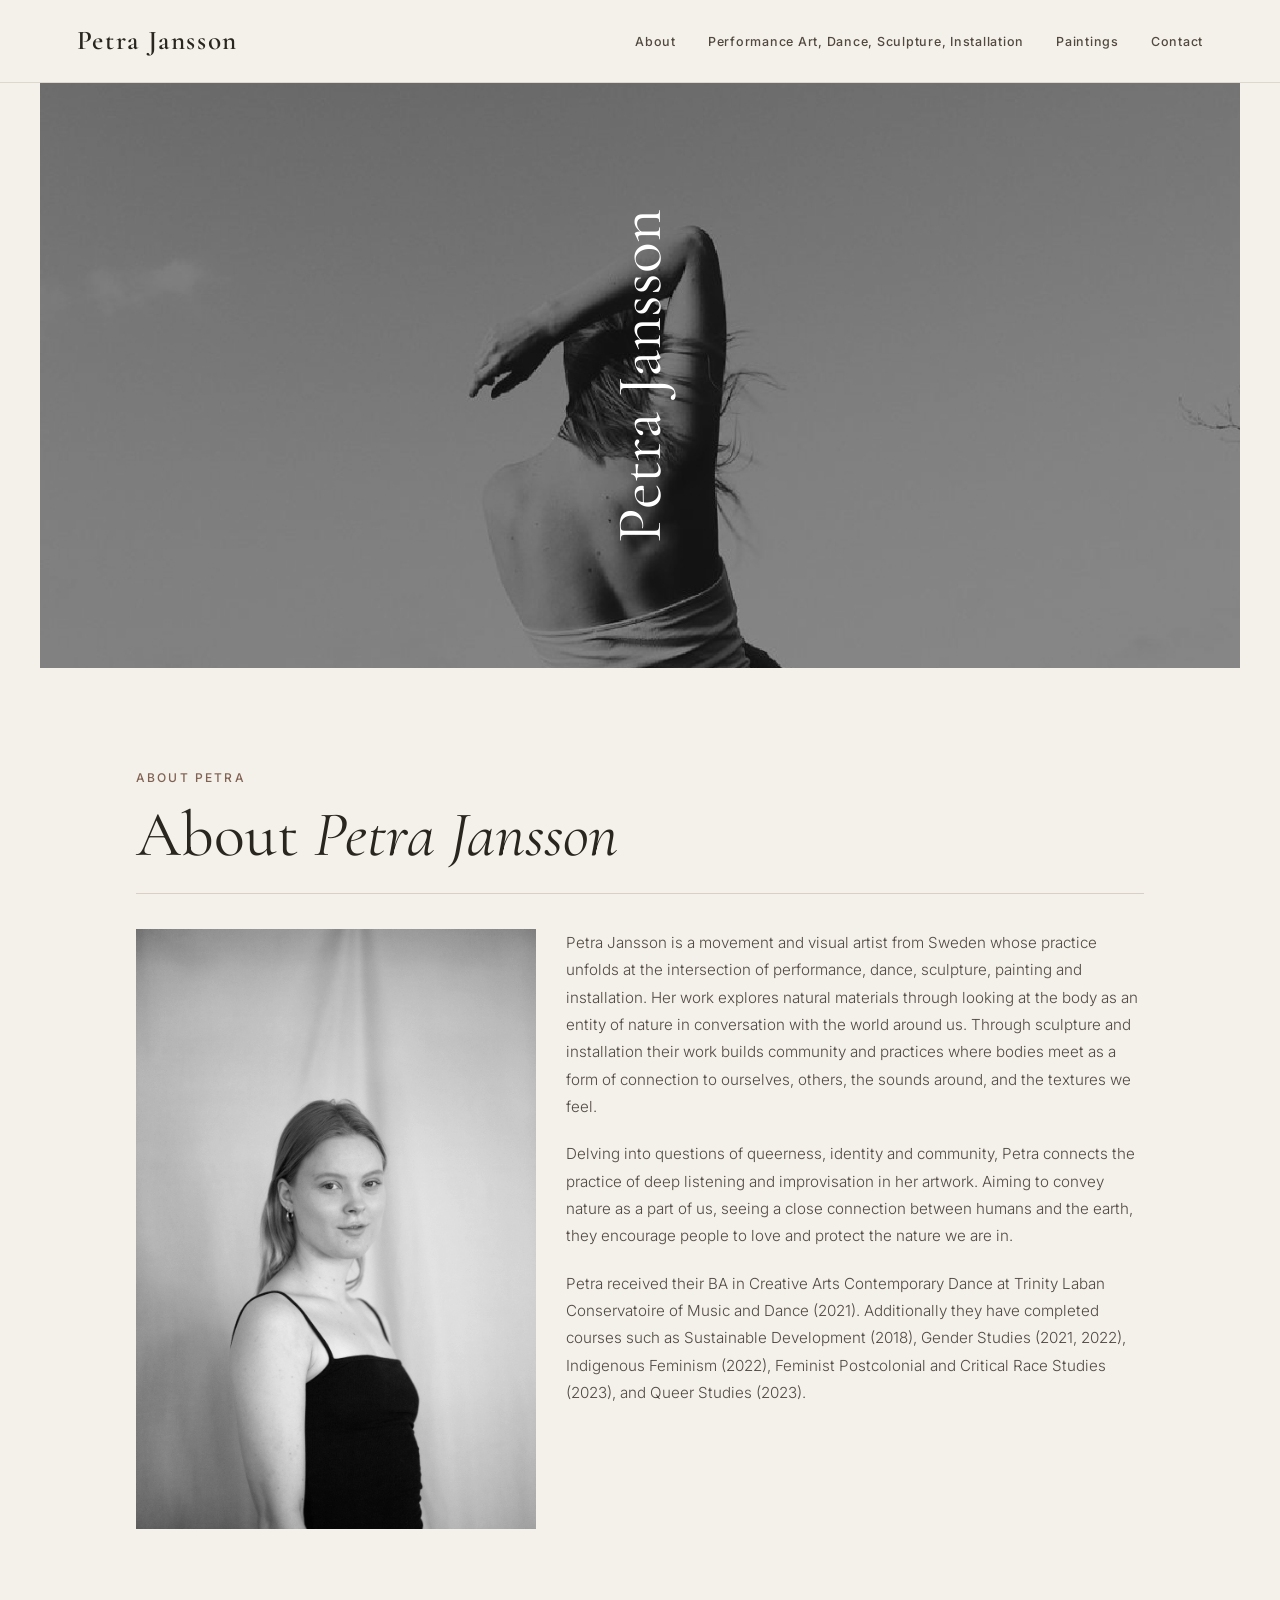
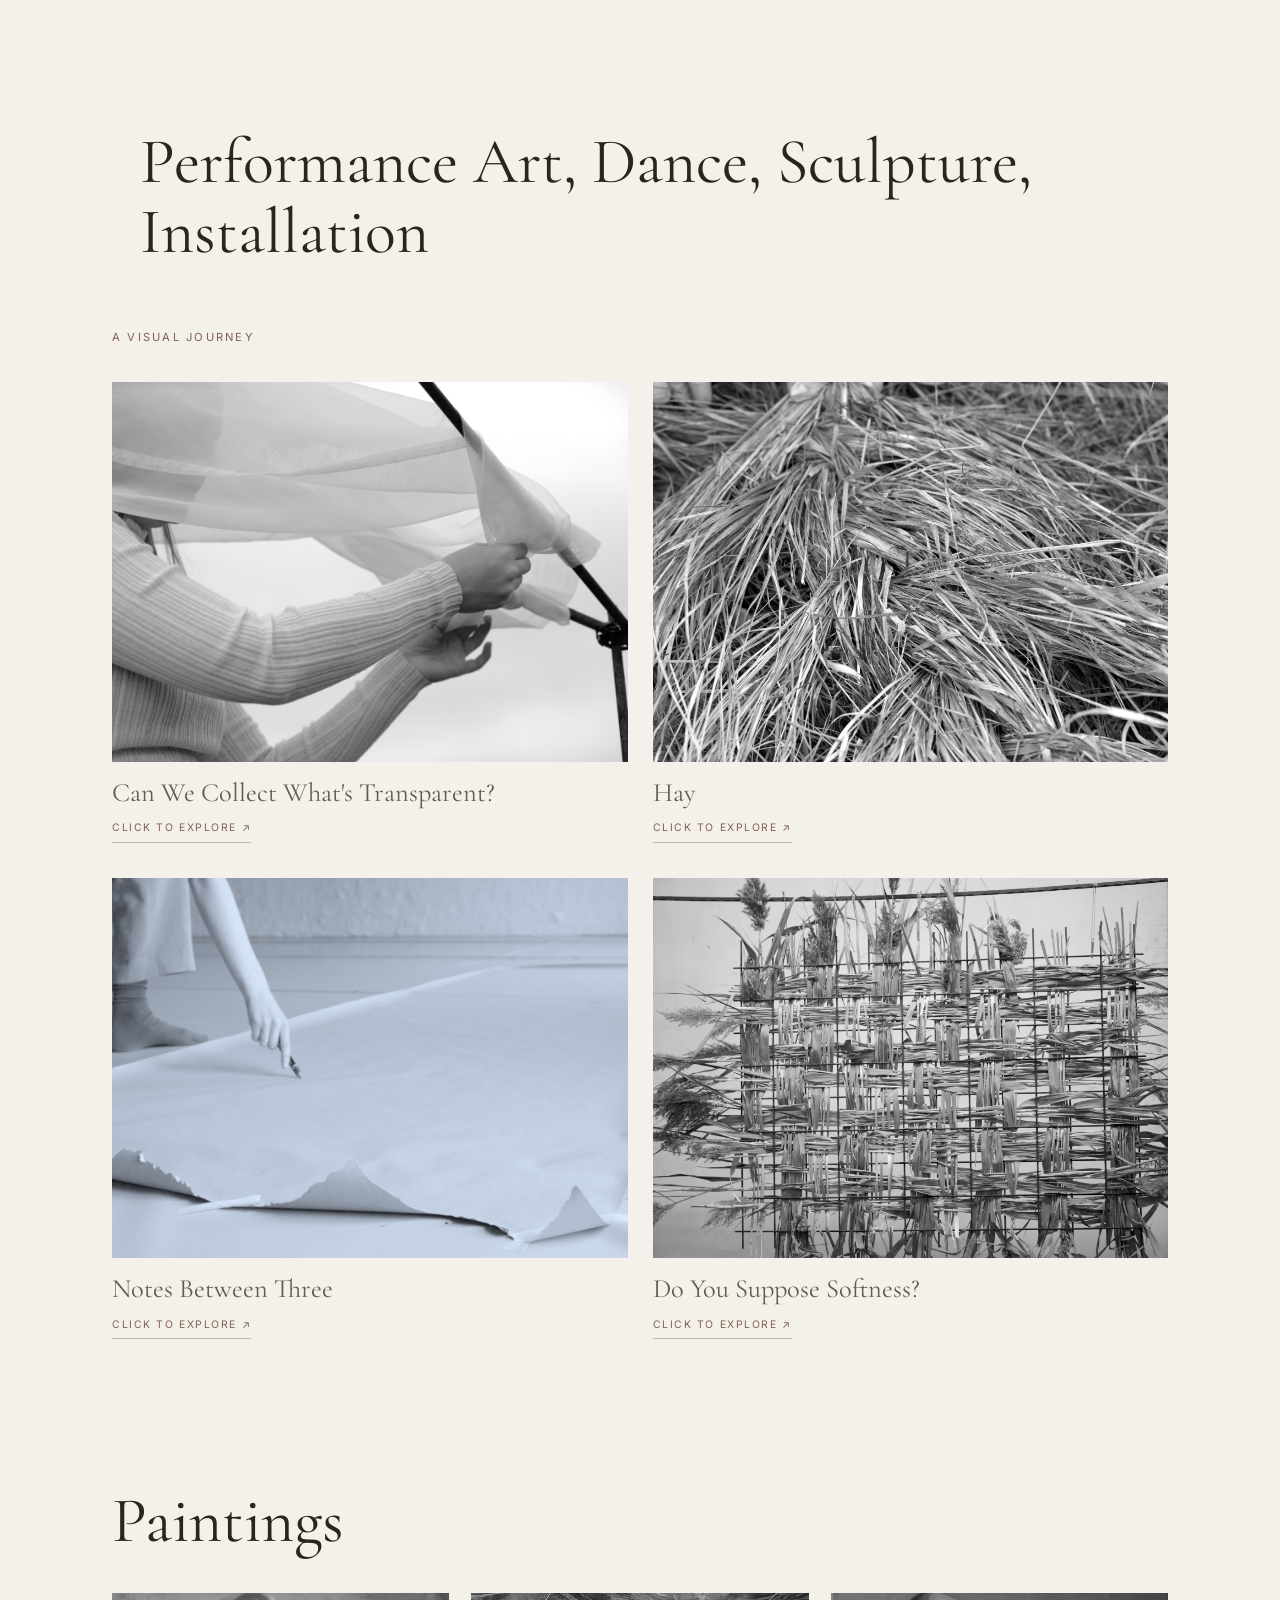
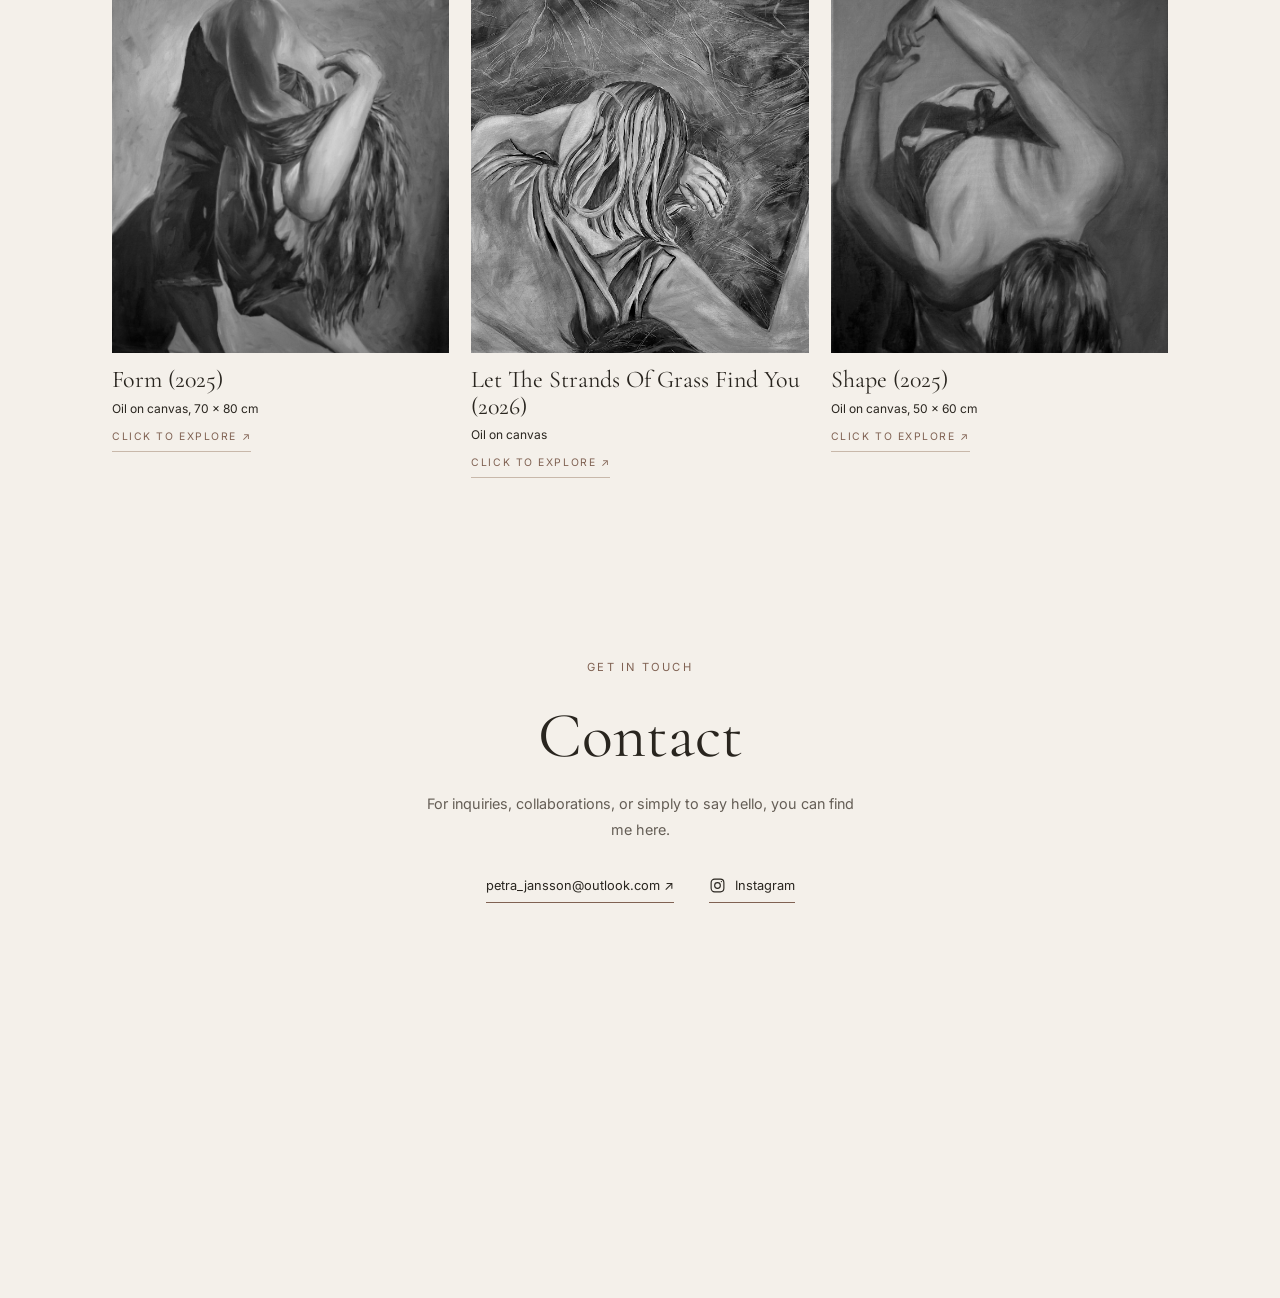
<file: index.html>
<!doctype html>
<html lang="en">
  <head>
    <meta charset="UTF-8" />
    <meta name="viewport" content="width=device-width, initial-scale=1.0" />

    <title>Petra Jansson</title>

    <link rel="preconnect" href="https://fonts.googleapis.com" />
    <link rel="preconnect" href="https://fonts.gstatic.com" crossorigin />
    <link
      href="https://fonts.googleapis.com/css2?family=Cormorant+Garamond:wght@400;500;600&family=Inter:wght@400;500;600&display=swap"
      rel="stylesheet"
    />

    <link rel="stylesheet" href="style.css" />
    <script src="script.js" defer></script>
  </head>

  <body>
    <header class="site-header">
      <a href="#home" class="logo">Petra Jansson</a>

      <button
        class="menu-toggle"
        aria-label="Open menu"
        aria-expanded="false"
        aria-controls="main-nav"
      >
        <span></span>
        <span></span>
        <span></span>
      </button>

      <nav class="main-nav" id="main-nav">
        <a href="#about-me">About</a>
        <a href="#performance"
          >Performance Art, Dance, Sculpture, Installation</a
        >
        <a href="#painting">Paintings</a>
        <a href="#contact">Contact</a>
      </nav>
    </header>

    <main>
      <!-- HERO -->
      <section id="home" class="hero">
        <div class="hero-image"></div>

        <div class="hero-content">
          <h1>Petra Jansson</h1>
        </div>
      </section>

      <!-- ABOUT ME -->
    

<section id="about-me" class="about-section">
  <div class="about-content">

    <p class="about-label">ABOUT PETRA</p>

    <h2>About <em>Petra Jansson</em></h2>

    <div class="about-divider"></div>

    <div class="about-biography">

      <img
        class="about-image"
        src="img/petra-profile-img.jpg"
        alt="Petra Jansson"
        loading="lazy"
      />

      <p>
        Petra Jansson is a movement and visual artist from Sweden whose
        practice unfolds at the intersection of performance, dance,
        sculpture, painting and installation. Her work explores natural
        materials through looking at the body as an entity of nature in
        conversation with the world around us. Through sculpture and
        installation their work builds community and practices where bodies
        meet as a form of connection to ourselves, others, the sounds
        around, and the textures we feel.
      </p>

      <p>
        Delving into questions of queerness, identity and community, Petra
        connects the practice of deep listening and improvisation in her
        artwork. Aiming to convey nature as a part of us, seeing a close
        connection between humans and the earth, they encourage people to
        love and protect the nature we are in.
      </p>

      <p>
        Petra received their BA in Creative Arts Contemporary Dance at
        Trinity Laban Conservatoire of Music and Dance (2021). Additionally
        they have completed courses such as Sustainable Development (2018),
        Gender Studies (2021, 2022), Indigenous Feminism (2022), Feminist
        Postcolonial and Critical Race Studies (2023), and Queer Studies (2023).
      </p>

    </div>
  </div>
</section>



      <!-- PERFORMANCE ART, DANCE, SCULPTURE & INSTALLATION -->
      <section id="performance">
        <h1>Performance Art, Dance, Sculpture, Installation</h1>

        <div class="gallery-heading">
          <p class="gallery-label">A VISUAL JOURNEY</p>

          <a href="soil.html" class="soil-preview">
            <img
              loading="lazy"
              src="img/soil-enlace.jpg"
              alt="Can We Collect What's Transparent? — Petra Jansson"
            />
            <p>Can We Collect What's Transparent?</p>
            <span class="preview-link">CLICK TO EXPLORE ↗</span>
          </a>

          <a href="hay.html" class="hay-preview">
            <img src="img/hay-enlace.jpg" alt="Hay — Petra Jansson" loading="lazy" />
            <p>Hay</p>
            <span class="preview-link">CLICK TO EXPLORE ↗</span>
          </a>

          <a href="notes.html" class="notes-preview">
            <img
              src="img/note-enlace.png"
              alt="Notes Between Three — Petra Jansson" loading="lazy"
            />
            <p>Notes Between Three</p>
            <span class="preview-link">CLICK TO EXPLORE ↗</span>
          </a>

          <a href="metal.html" class="softness-preview">
            <img
              src="img/metal-bn.jpg"
              alt="Do You Suppose Softness? — Petra Jansson" loading="lazy"
            />
            <p>Do You Suppose Softness?</p>
            <span class="preview-link">CLICK TO EXPLORE ↗</span>
          </a>
        </div>
      </section>

      <!-- PAINTINGS -->
     
<section class="paintings-section" id="painting">
  <div class="paintings-header">
    <h2>Paintings</h2>
  </div>

  <div class="paintings-grid">
    <a href="form.html" class="painting painting-1">
      <img src="img/form-bn.jpg" alt="Form"  loading="lazy" />
      <div class="painting-caption">
        <h3>Form (2025)</h3>
        <p>Oil on canvas, 70 × 80 cm</p>
        <span class="click-to-explore">Click to explore ↗</span>
      </div>
    </a>

    <a href="let.html" class="painting painting-2">
      <img src="img/let-bn.jpg" alt="Let The Strands Of Grass Find You" loading="lazy" />
      <div class="painting-caption">
        <h3>Let The Strands Of Grass Find You (2026)</h3>
        <p>Oil on canvas</p>
        <span class="click-to-explore">Click to explore ↗</span>
      </div>
    </a>

    <a href="shape.html" class="painting painting-3">
      <img src="img/shape-bn.jpg" alt="Shape" loading="lazy" />
      <div class="painting-caption">
        <h3>Shape (2025)</h3>
        <p>Oil on canvas, 50 × 60 cm</p>
        <span class="click-to-explore">Click to explore ↗</span>
      </div>
    </a>
  </div>
</section>


      <!-- CONTACT -->
      <section class="contact-section" id="contact">
        <p class="contact-label">GET IN TOUCH</p>

        <h2>Contact</h2>

        <p class="contact-intro">
          For inquiries, collaborations, or simply to say hello, you can find me
          here.
        </p>

        <div class="contact-links">
          <a href="mailto:petra_jansson@outlook.com">
            petra_jansson@outlook.com ↗
          </a>

          <a
            href="https://www.instagram.com/petrajansson/"
            target="_blank"
            rel="noopener noreferrer"
            class="instagram-link"
          >
            <svg viewBox="0 0 24 24" aria-hidden="true">
              <rect x="3" y="3" width="18" height="18" rx="5"></rect>
              <circle cx="12" cy="12" r="4"></circle>
              <circle cx="17.5" cy="6.5" r="1" class="instagram-dot"></circle>
            </svg>
            Instagram
          </a>
        </div>
      </section>
    </main>
  </body>
</html>
</file>
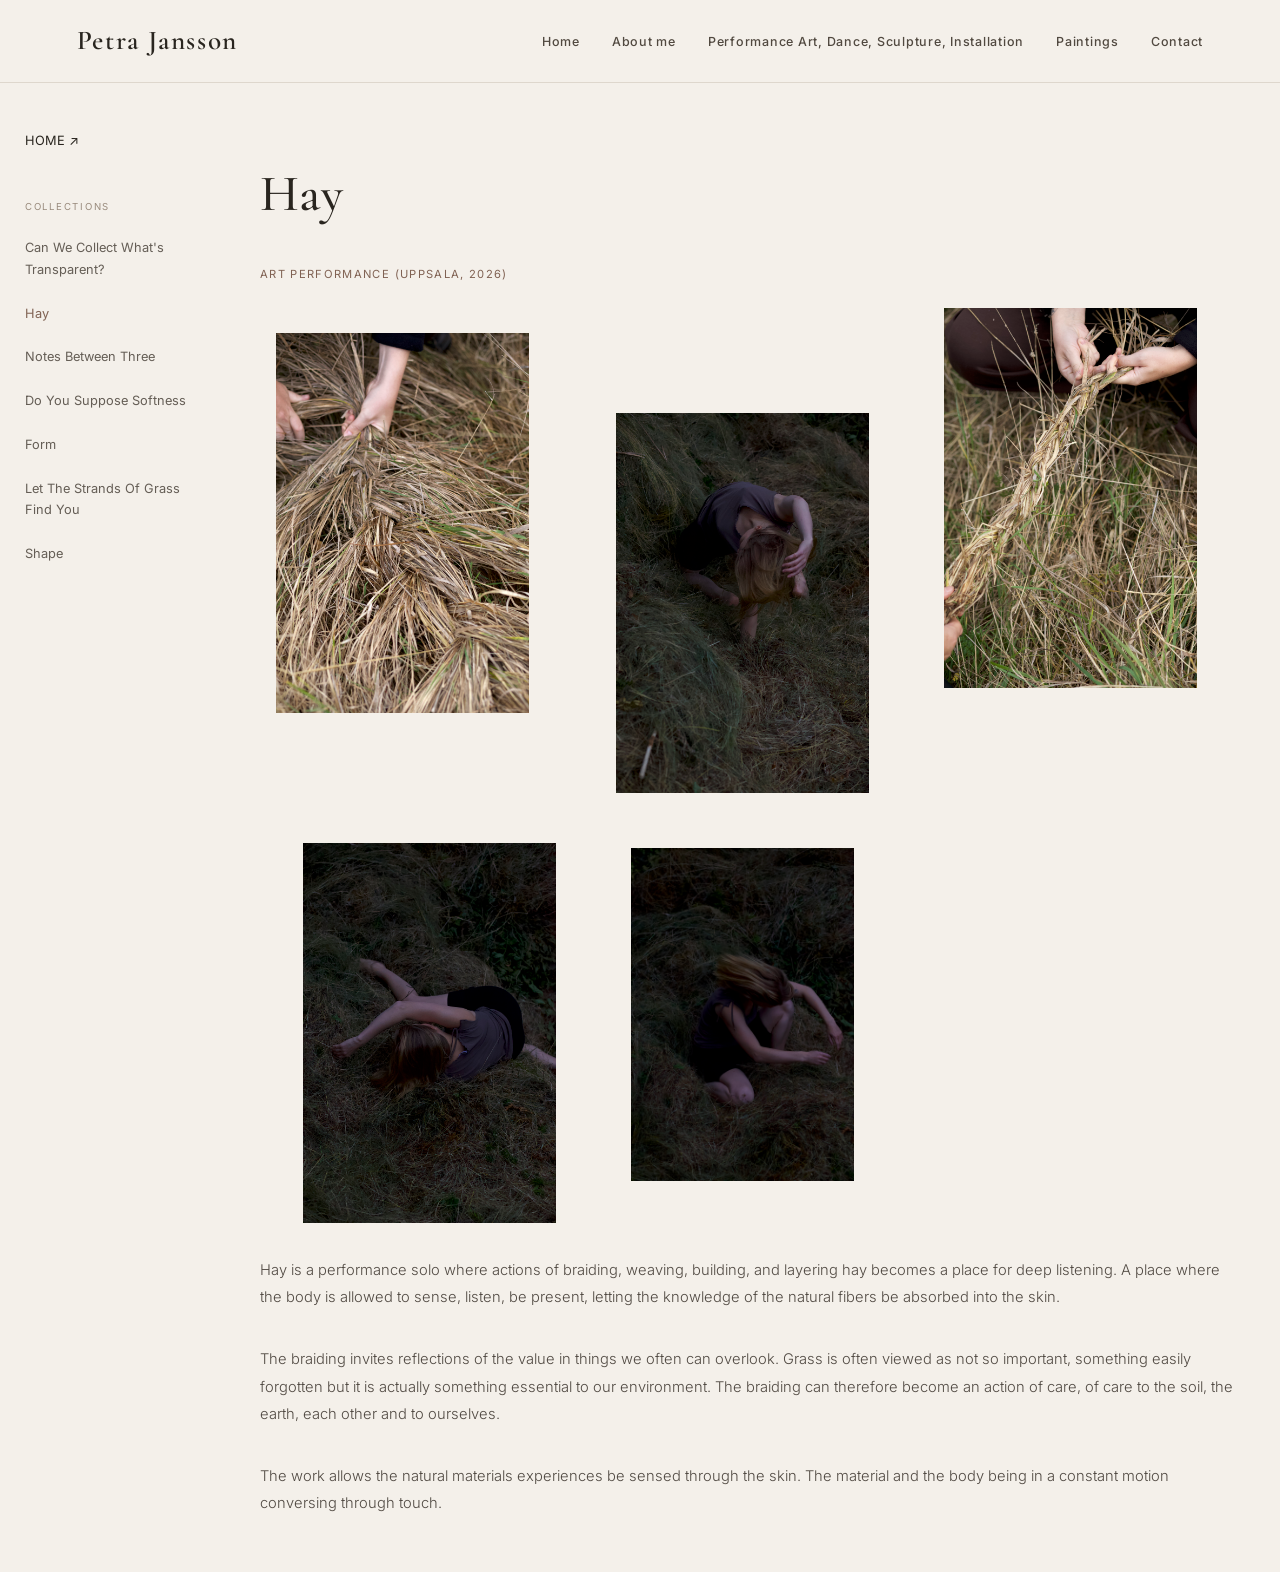
<file: hay.html>
<!DOCTYPE html>
<html lang="en">
<head>
  <meta charset="UTF-8">
  <meta name="viewport" content="width=device-width, initial-scale=1.0">

  <title>Petra Jansson</title>

  <link rel="preconnect" href="https://fonts.googleapis.com">
  <link rel="preconnect" href="https://fonts.gstatic.com" crossorigin>
  <link href="https://fonts.googleapis.com/css2?family=Cormorant+Garamond:wght@400;500;600&family=Inter:wght@400;500;600&display=swap" rel="stylesheet">

  <link rel="stylesheet" href="style.css">
  <script src="script.js" defer></script>
</head>

<body>

  <!-- Menú lateral -->
  <nav class="project-menu">
    <a href="index.html" class="home-link">HOME ↗</a>

    <span class="menu-label">COLLECTIONS</span>

    <a href="soil.html">Can We Collect What's Transparent?</a>
    <a href="hay.html" class="active">Hay</a>
    <a href="notes.html">Notes Between Three</a>

    <a href="metal.html">Do You Suppose Softness</a>

    <a href="form.html">Form</a>
    <a href="let.html">Let The Strands Of Grass Find You</a>
    <a href="shape.html">Shape</a>
  </nav>

  <header class="site-header">
    <a href="#home" class="logo">Petra Jansson</a>

    <button
      class="menu-toggle"
      aria-label="Open menu"
      aria-expanded="false"
      aria-controls="main-nav"
    >
      <span></span>
      <span></span>
      <span></span>
    </button>

    <nav class="main-nav" id="main-nav">
      <a href="#home">Home</a>
      <a href="#about-me">About me</a>
      <a href="#performance">Performance Art, Dance, Sculpture, Installation</a>
      <a href="#painting">Paintings</a>
      <a href="#contact">Contact</a>
    </nav>
  </header>

  <section id="hay">
    <h2>Hay</h2>

    <p class="hay-meta">
      Art performance <span>(Uppsala, 2026)</span>
    </p>

    <div class="hay">
      <div class="hay-item hay-item-1">
        <img src="img/hay3.jpg" alt="Petra en la naturaleza">
      </div>

      <div class="hay-item hay-item-2">
        <img src="img/hay5.jpg" alt="Detalle de la obra Hay">
      </div>

      <div class="hay-item hay-item-3">
        <img src="img/hay1.jpg" alt="Performance artística de Petra">
      </div>

      <div class="hay-item hay-item-4">
        <img src="img/hay6.jpg" alt="Petra durante la performance">
      </div>

      <div class="hay-item hay-item-5">
        <img src="img/hay7.jpg" alt="Otra vista de la obra Hay">
      </div>
    </div>

    <div class="hay-description-content" >

      <p class="hay-text">
        Hay is a performance solo where actions of braiding, weaving, building,
        and layering hay becomes a place for deep listening. A place where the
        body is allowed to sense, listen, be present, letting the knowledge of
        the natural fibers be absorbed into the skin.
      </p>

      <p class="hay-text">
        The braiding invites reflections of the value in things we often can
        overlook. Grass is often viewed as not so important, something easily
        forgotten but it is actually something essential to our environment.
        The braiding can therefore become an action of care, of care to the
        soil, the earth, each other and to ourselves.
      </p>

      <p class="hay-text">
        The work allows the natural materials experiences be sensed through the
        skin. The material and the body being in a constant motion conversing
        through touch.
      </p>

    </div>
  </section>

</body>
</html>
</file>
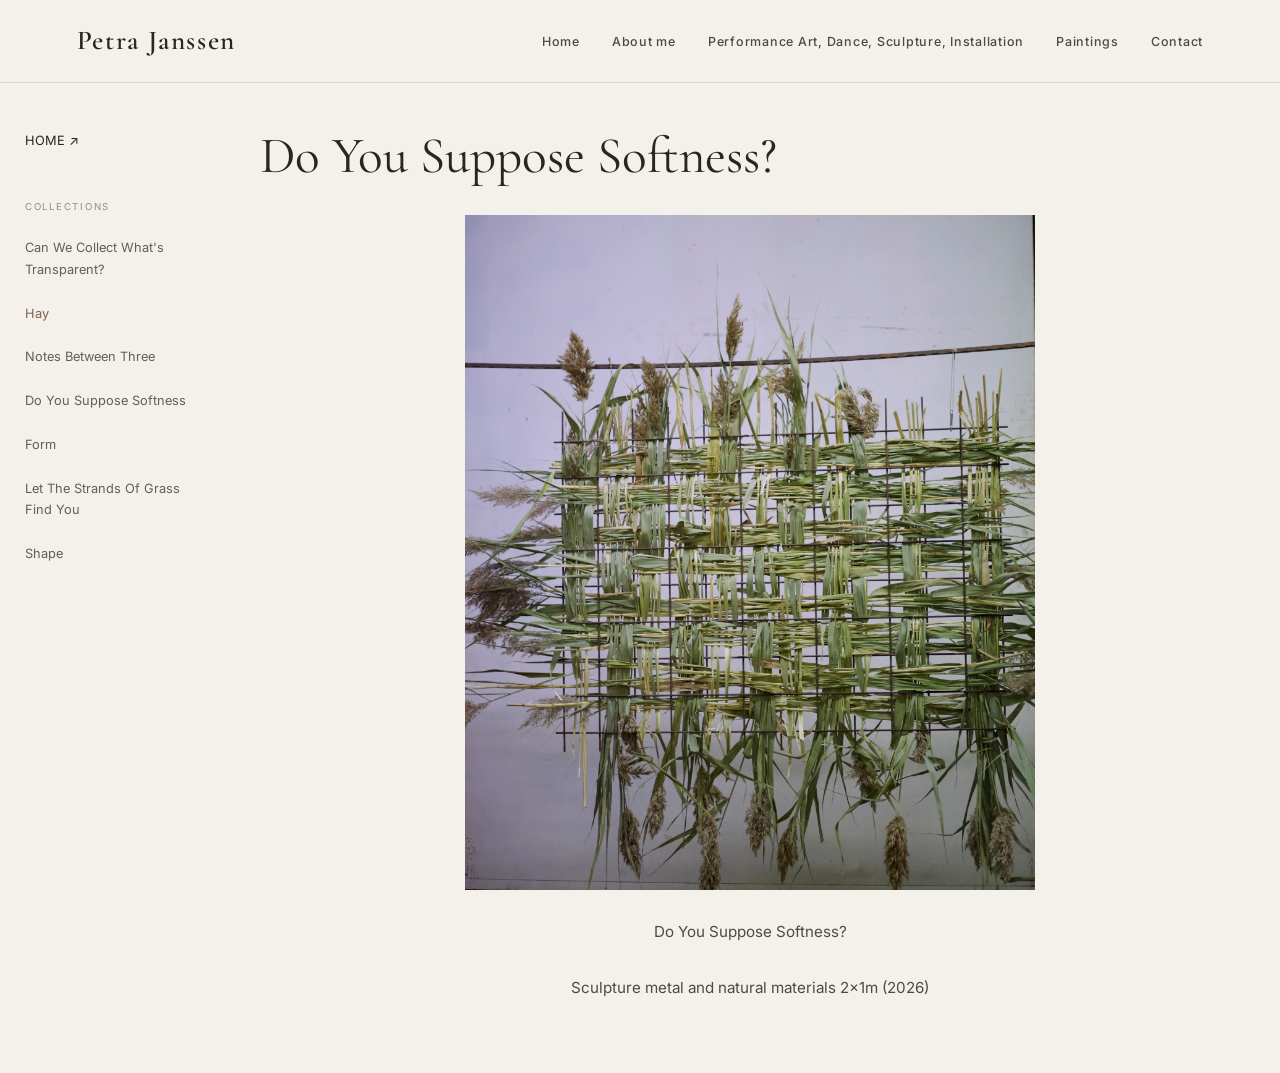
<file: metal.html>
<!DOCTYPE html>
<html lang="en">

<head>
  <meta charset="UTF-8">
  <meta name="viewport" content="width=device-width, initial-scale=1.0">

  <title>Do You Suppose Softness? — Petra Jansson</title>

  <link rel="preconnect" href="https://fonts.googleapis.com">
  <link rel="preconnect" href="https://fonts.gstatic.com" crossorigin>
  <link href="https://fonts.googleapis.com/css2?family=Cormorant+Garamond:wght@400;500;600&family=Inter:wght@400;500;600&display=swap" rel="stylesheet">

  <link rel="stylesheet" href="style.css">
  <script src="script.js" defer></script>
</head>

<body>

  <!-- Menú superior -->
  <header class="site-header">
    <a href="index.html" class="logo">Petra Janssen</a>

    <button
      class="menu-toggle"
      aria-label="Open menu"
      aria-expanded="false"
      aria-controls="main-nav"
    >
      <span></span>
      <span></span>
      <span></span>
    </button>

    <nav class="main-nav" id="main-nav">
      <a href="index.html">Home</a>
      <a href="index.html#about-me">About me</a>
      <a href="index.html#performance">Performance Art, Dance, Sculpture, Installation</a>
      <a href="index.html#painting">Paintings</a>
      <a href="index.html#contact">Contact</a>
    </nav>
  </header>

    <!-- Menú lateral -->
  <nav class="project-menu">
    <a href="index.html" class="home-link">HOME ↗</a>

    <span class="menu-label">COLLECTIONS</span>

    <a href="soil.html">Can We Collect What's Transparent?</a>
    <a href="hay.html" class="active">Hay</a>
    <a href="notes.html">Notes Between Three</a>

    <a href="metal.html">Do You Suppose Softness</a>

    <a href="form.html">Form</a>
    <a href="let.html">Let The Strands Of Grass Find You</a>
    <a href="shape.html">Shape</a>
  </nav>

  <!-- Contenido del proyecto -->
  <main id="metal">

    <h2>Do You Suppose Softness?</h2>

    <div class="metal-image">
      <img
        src="img/paint4.jpg"
        alt="Do You Suppose Softness? — sculpture by Petra Jansson"
      >
    </div>

    <p class="metal-text">
      Do You Suppose Softness? 
    </p>
    <p class="metal-text">Sculpture metal and natural materials 2x1m (2026)</p>

  </main>

</body>
</html>
</file>
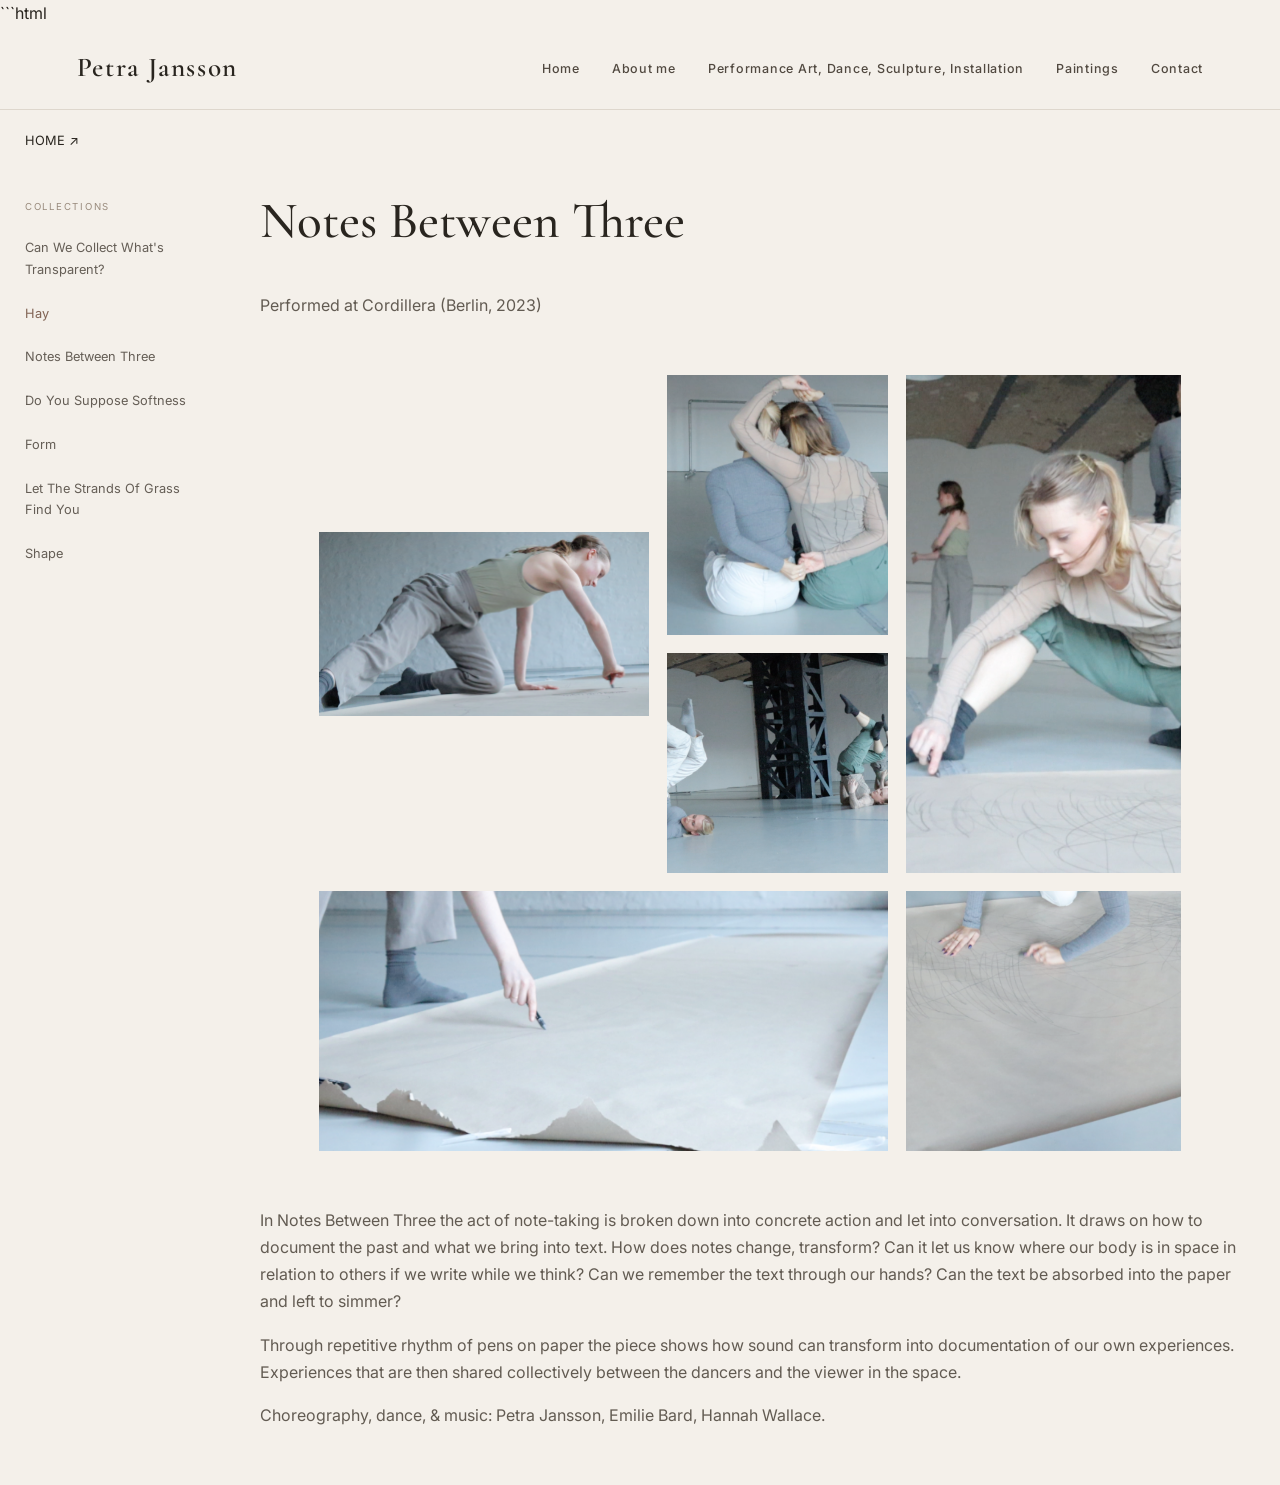
<file: notes.html>
```html
<!DOCTYPE html>
<html lang="en">

<head>
  <meta charset="UTF-8">
  <meta name="viewport" content="width=device-width, initial-scale=1.0">

  <title>Notes Between Three — Petra Jansson</title>

  <link rel="preconnect" href="https://fonts.googleapis.com">
  <link rel="preconnect" href="https://fonts.gstatic.com" crossorigin>
  <link href="https://fonts.googleapis.com/css2?family=Cormorant+Garamond:wght@400;500;600&family=Inter:wght@400;500;600&display=swap" rel="stylesheet">

  <link rel="stylesheet" href="style.css">
  <script src="script.js" defer></script>
</head>

<body>

  <!-- Menú superior -->
  <header class="site-header">
    <a href="index.html" class="logo">Petra Jansson</a>

    <button
      class="menu-toggle"
      aria-label="Open menu"
      aria-expanded="false"
      aria-controls="main-nav"
    >
      <span></span>
      <span></span>
      <span></span>
    </button>

    <nav class="main-nav" id="main-nav">
      <a href="index.html">Home</a>
      <a href="index.html#about-me">About me</a>
      <a href="index.html#performance">Performance Art, Dance, Sculpture, Installation</a>
      <a href="index.html#painting">Paintings</a>
      <a href="index.html#contact">Contact</a>
    </nav>
  </header>

    <!-- Menú lateral -->
  <nav class="project-menu">
    <a href="index.html" class="home-link">HOME ↗</a>

    <span class="menu-label">COLLECTIONS</span>

    <a href="soil.html">Can We Collect What's Transparent?</a>
    <a href="hay.html" class="active">Hay</a>
    <a href="notes.html">Notes Between Three</a>

    <a href="metal.html">Do You Suppose Softness</a>

    <a href="form.html">Form</a>
    <a href="let.html">Let The Strands Of Grass Find You</a>
    <a href="shape.html">Shape</a>
  </nav>

  <!-- Contenido del proyecto -->
  <main id="notes">

    <!-- Descripción -->
    

      <h2>Notes Between Three</h2>

      <p class="notes-meta">
        Performed at Cordillera <span>(Berlin, 2023)</span>
      </p>

     

    </section>

    <!-- Galería -->
    <section class="notes-gallery">

      <div class="notes-item notes-item-1">
        <img src="img/notes1.png" alt="Notes Between Three performance">
      </div>

      <div class="notes-item notes-item-2">
        <img src="img/notes2.png" alt="Petra Jansson performing">
      </div>

      <div class="notes-item notes-item-3">
        <img src="img/notes3.png" alt="Performance at Cordillera in Berlin">
      </div>

      <div class="notes-item notes-item-4">
        <img src="img/notes4.png" alt="Dancers writing notes">
      </div>

      <div class="notes-item notes-item-5">
        <img src="img/notes5.png" alt="Notes Between Three artistic performance">
      </div>

      <div class="notes-item notes-item-6">
        <img src="img/notes6.png" alt="Petra Jansson and fellow performers">
      </div>

    </section>
 <p class="notes-text">
        In Notes Between Three the act of note-taking is broken down into
        concrete action and let into conversation. It draws on how to document
        the past and what we bring into text. How does notes change, transform?
        Can it let us know where our body is in space in relation to others if
        we write while we think? Can we remember the text through our hands?
        Can the text be absorbed into the paper and left to simmer?
      </p>

      <p class="notes-text">
        Through repetitive rhythm of pens on paper the piece shows how sound
        can transform into documentation of our own experiences. Experiences
        that are then shared collectively between the dancers and the viewer
        in the space.
      </p>

      <p class="notes-credits">
        Choreography, dance, &amp; music: Petra Jansson, Emilie Bard, Hannah Wallace.
      </p>
  </main>

</body>
</html>
</file>
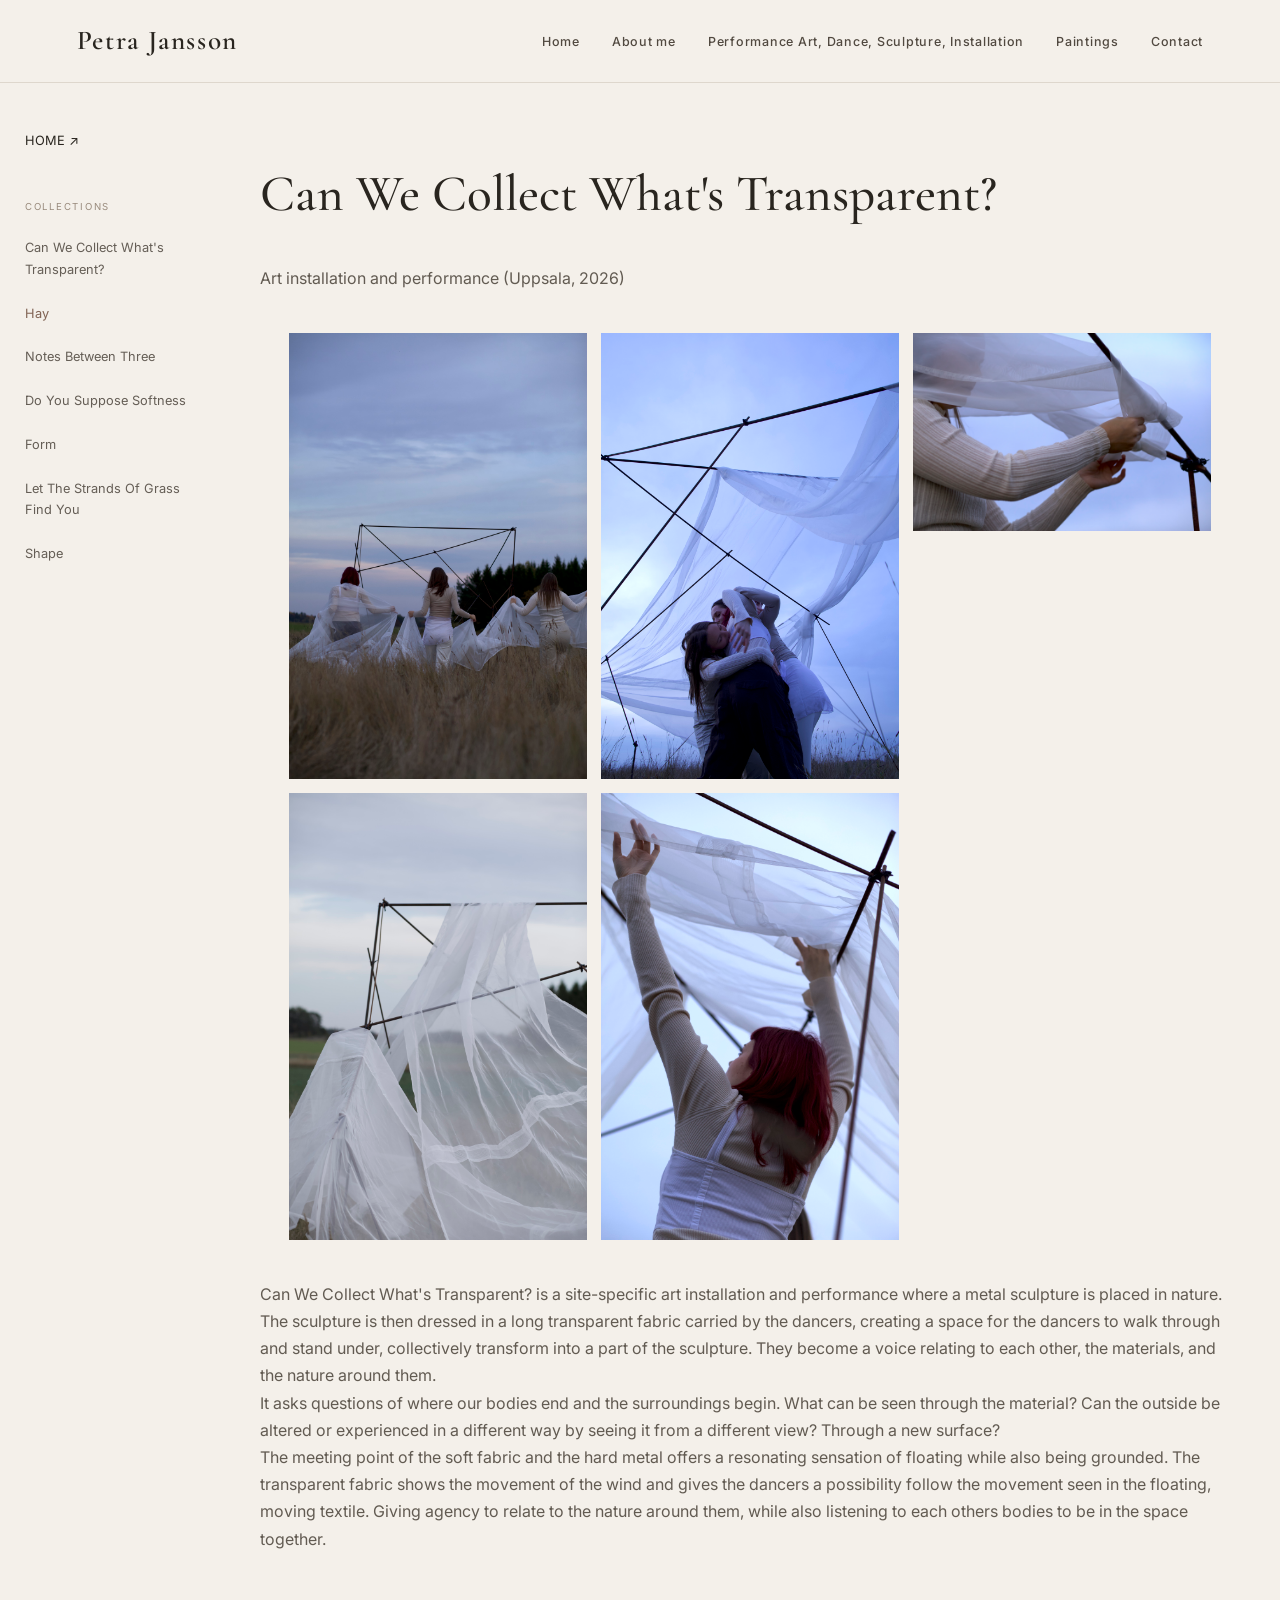
<file: soil.html>
<!DOCTYPE html>
<html lang="en">

<head>
  <meta charset="UTF-8">
  <meta name="viewport" content="width=device-width, initial-scale=1.0">

  <title>Breath and Soil — Petra Jansson</title>

  <link rel="preconnect" href="https://fonts.googleapis.com">
  <link rel="preconnect" href="https://fonts.gstatic.com" crossorigin>
  <link href="https://fonts.googleapis.com/css2?family=Cormorant+Garamond:wght@400;500;600&family=Inter:wght@400;500;600&display=swap" rel="stylesheet">

  <link rel="stylesheet" href="style.css">
  <script src="script.js" defer></script>
</head>

<body>

  <!-- Menú superior -->
  <header class="site-header">
    <a href="index.html" class="logo">Petra Jansson</a>

    <button
      class="menu-toggle"
      aria-label="Open menu"
      aria-expanded="false"
      aria-controls="main-nav"
    >
      <span></span>
      <span></span>
      <span></span>
    </button>

    <nav class="main-nav" id="main-nav">
      <a href="index.html">Home</a>
      <a href="index.html#about-me">About me</a>
      <a href="index.html#performance">Performance Art, Dance, Sculpture, Installation</a>
      <a href="index.html#painting">Paintings</a>
      <a href="index.html#contact">Contact</a>
    </nav>
  </header>

    <!-- Menú lateral -->
  <nav class="project-menu">
    <a href="index.html" class="home-link">HOME ↗</a>

    <span class="menu-label">COLLECTIONS</span>

    <a href="soil.html">Can We Collect What's Transparent?</a>
    <a href="hay.html" class="active">Hay</a>
    <a href="notes.html">Notes Between Three</a>

    <a href="metal.html">Do You Suppose Softness</a>

    <a href="form.html">Form</a>
    <a href="let.html">Let The Strands Of Grass Find You</a>
    <a href="shape.html">Shape</a>
  </nav>

  <!-- Contenido del proyecto -->
  <main id="soil">

    

     <h2>Can We Collect What's Transparent?</h2>

      <p class="soil-meta">
        Art installation and performance <span>(Uppsala, 2026)</span>
      </p>

    </section>

    <!-- Galería -->
    <section class="soil-gallery">
        

      <div class="gallery-item gallery-item-1">
        <img src="img/soil-5.jpg" alt="Petra performing a dance">
      </div>

      <div class="gallery-item gallery-item-2">
        <img src="img/soil2.jpg" alt="Petra in a dance rehearsal">
      </div>

      <div class="gallery-item gallery-item-3">
        <img src="img/soil-3.jpg" alt="Artistic portrait of Petra">
      </div>

      <div class="gallery-item gallery-item-4">
        <img src="img/soil-4.jpg" alt="Petra exploring movement">
      </div>

      <div class="gallery-item gallery-item-5">
        <img src="img/soil1.jpg" alt="Petra dancing in the studio">
      </div>

    </section>
     

      <p class="soil-text">
       Can We Collect What's Transparent? is a site-specific art installation and performance where a
metal sculpture is placed in nature. The sculpture is then dressed in a long transparent fabric
carried by the dancers, creating a space for the dancers to walk through and stand under,
collectively transform into a part of the sculpture. They become a voice relating to each other, the
materials, and the nature around them.<br>
It asks questions of where our bodies end and the surroundings begin. What can be seen through
the material? Can the outside be altered or experienced in a different way by seeing it from a
different view? Through a new surface?<br>
The meeting point of the soft fabric and the hard metal offers a resonating sensation of floating
while also being grounded. The transparent fabric shows the movement of the wind and gives the
dancers a possibility follow the movement seen in the floating, moving textile. Giving agency to
relate to the nature around them, while also listening to each others bodies to be in the space
together.
      </p>

  </main>

</body>
</html>
</file>
<file: style.css>
/* =========================
   ESTILOS GENERALES
========================= */

* {
  box-sizing: border-box;
}

html {
  scroll-behavior: smooth;
  scroll-padding-top: 90px;
}

body {
  margin: 0;
  background: #f4f0ea;
  color: #29251f;
  font-family: "Inter", sans-serif;
  font-size: 16px;
  line-height: 1.7;
}

h1,
h2,
h3 {
  font-family: "Cormorant Garamond", serif;
  font-weight: 500;
  line-height: 1.1;
  color: #29251f;
}

h1 {
  font-size: clamp(3rem, 6vw, 5.5rem);
}

h2 {
  font-size: clamp(2.5rem, 4vw, 3.8rem);
}

p {
  color: #625b52;
}

a {
  -webkit-tap-highlight-color: transparent;
}

/* =========================
   HEADER Y NAVEGACIÓN
========================= */

.site-header {
  position: sticky;
  top: 0;
  z-index: 1000;
  width: 100%;
  padding: 18px 6%;
  display: flex;
  align-items: center;
  justify-content: space-between;
  background: #f4f0ea;
  border-bottom: 1px solid #ded7cd;
}

.logo {
  font-family: "Cormorant Garamond", serif;
  font-size: 1.7rem;
  font-weight: 600;
  letter-spacing: 0.06em;
  color: #29251f;
  text-decoration: none;
}

.main-nav {
  display: flex;
  align-items: center;
  gap: 32px;
}

.main-nav a {
  font-size: 0.78rem;
  font-weight: 500;
  letter-spacing: 0.06em;
  color: #514940;
  text-decoration: none;
  transition: color 0.25s ease;
}

.main-nav a:hover {
  color: #7d443f;
}

/* Menú hamburguesa */

.menu-toggle {
  display: none;
  flex-direction: column;
  justify-content: center;
  gap: 5px;
  padding: 8px;
  border: none;
  background: transparent;
  cursor: pointer;
}

.menu-toggle span {
  display: block;
  width: 25px;
  height: 2px;
  background: #29251f;
  border-radius: 2px;
}

/* =========================
   ESTRUCTURA GENERAL
========================= */

main {
  max-width: 1200px;
  margin: 0 auto;
}

section {
  min-height: 80vh;
  padding: 80px 6%;
  scroll-margin-top: 90px;
}

/* =========================
   HERO
========================= */

#home.hero {
  position: relative;
  height: 65vh;
  min-height: 380px;
  max-height: 650px;
  overflow: hidden;
}

.hero-image {
  position: absolute;
  inset: 0;
  background-image: url("img/banner-bueno.jpg");
  background-size: cover;
  background-position: center;
}

.hero-image::after {
  content: "";
  position: absolute;
  inset: 0;
  background: rgba(0, 0, 0, 0.4);
  pointer-events: none;
}

.hero-content {
  position: absolute;
  inset: 0;
  z-index: 2;
  color: white;
  pointer-events: none;
}

.hero-content h1 {
  position: absolute;
  top: 50%;
  left: 50%;
  margin: 0;
  transform: translate(-50%, -50%) rotate(-90deg);
  transform-origin: center;
  font-family: "Cormorant Garamond", serif;
  font-size: clamp(4rem, 6vw, 4rem);
  font-weight: 400;
  line-height: 1;
  color: white;
  white-space: nowrap;
}

/* Efecto parallax */

@media (prefers-reduced-motion: no-preference) {
  .hero-image {
    animation: parallax linear both;
    animation-timeline: scroll();
    animation-range: 0px 500px;
  }

  @keyframes parallax {
    to {
      transform: translateY(50px);
    }
  }
}

@media (prefers-reduced-motion: reduce) {
  .hero-image {
    animation: none;
    transform: none;
  }

  html {
    scroll-behavior: auto;
  }
}


@media (max-width: 768px) {
  .hero-image {
    background-position: center 70%;
  }
}

/* =========================================
   ABOUT PETRA
========================================= */

.about-section {
  padding: 100px 8%;
  background: #f4f0ea;
  color: #29251f;
}

.about-content {
  max-width: 1200px;
  margin: 0 auto;
}

.about-label {
  margin: 0 0 12px;
  font-family: 'Inter', sans-serif;
  font-size: 0.75rem;
  font-weight: 500;
  letter-spacing: 0.18em;
  text-transform: uppercase;
  color: #806253;
}

.about-content h2 {
  margin: 0;
  font-family: 'Cormorant Garamond', serif;
  font-size: clamp(2.8rem, 5vw, 4.5rem);
  font-weight: 400;
  line-height: 1.05;
}

.about-content h2 em {
  font-weight: 400;
}

.about-divider {
  width: 100%;
  height: 1px;
  margin: 25px 0 35px;
  background: #d8d0c7;
}

/* Biography: text flows around the image */

.about-biography {
  display: flow-root;
}

.about-image {
  float: left;
  display: block;
  width: 40%;
  max-width: 400px;
  height: auto;
  margin: 0 30px 18px 0;
  object-fit: cover;
}

.about-biography p {
  margin: 0 0 20px;
  font-family: 'Inter', sans-serif;
  font-size: 0.95rem;
  font-weight: 300;
  line-height: 1.8;
  color: #514a43;
}

/* Tablet */

@media (max-width: 800px) {
  .about-section {
    padding: 75px 6%;
  }

  .about-image {
    width: calc(50% - 15px);
    margin-right: 30px;
  }
}

/* Mobile */

@media (max-width: 600px) {
  .about-section {
    padding: 60px 22px;
  }

  .about-content h2 {
    font-size: 3rem;
  }

  .about-divider {
    margin: 22px 0 28px;
  }

  .about-image {
    float: none;
    width: 100%;
    height: auto;
    margin: 0 0 24px;
  }

  .about-biography p {
    font-size: 0.9rem;
    margin-bottom: 18px;
  }
}



/* =========================
   PERFORMANCE / INSTALLATIONS
========================= */

#performance {
  padding: 80px 6%;
  background: #f4f0ea;
  color: #29251f;
}

#performance h1 {
  max-width: 1000px;
  margin: 0 auto 60px;
  font-size: clamp(2.5rem, 5vw, 4.5rem);
  font-weight: 400;
  line-height: 1.1;
}

.gallery-heading {
  display: grid;
  grid-template-columns: repeat(2, minmax(0, 1fr));
  gap: 35px 25px;
  max-width: 1400px;
  margin: 0 auto;
}

.gallery-label {
  grid-column: 1 / -1;
  margin: 0 0 0;
  font-size: 0.7rem;
  letter-spacing: 0.2em;
  color: #806253;
}

/* Las cuatro tarjetas */

.soil-preview,
.hay-preview,
.notes-preview,
.softness-preview {
  display: block;
  min-width: 0;
  overflow: hidden;
  color: #29251f;
  text-decoration: none;
  cursor: pointer;
}

/* Imágenes */

.soil-preview img,
.hay-preview img,
.notes-preview img,
.softness-preview img {
  display: block;
  width: 100%;
  height: 380px;
  object-fit: cover;
  transition: transform 0.5s ease, filter 0.5s ease;
}

/* Efecto hover de las imágenes */

.soil-preview:hover img,
.hay-preview:hover img,
.notes-preview:hover img,
.softness-preview:hover img {
  transform: scale(1.04);
  filter: brightness(0.88);
}

/* Títulos de las tarjetas */

.soil-preview p,
.hay-preview p,
.notes-preview p,
.softness-preview p {
  display: flex;
  align-items: center;
  justify-content: space-between;
  gap: 12px;
  margin: 16px 0 0;
  font-family: "Cormorant Garamond", serif;
  font-size: 1.65rem;
  font-weight: 400;
  line-height: 1.2;
  transition: color 0.3s ease;
}

.soil-preview:hover p,
.hay-preview:hover p,
.notes-preview:hover p,
.softness-preview:hover p {
  color: #806253;
}

/* Flecha del título */

.soil-preview p::after,
.hay-preview p::after,
.notes-preview p::after,
.softness-preview p::after {
  content: "↗";
  flex-shrink: 0;
  font-family: "Inter", sans-serif;
  font-size: 1rem;
  opacity: 0;
  transform: translate(-5px, 5px);
  transition: opacity 0.3s ease, transform 0.3s ease;
}

.soil-preview:hover p::after,
.hay-preview:hover p::after,
.notes-preview:hover p::after,
.softness-preview:hover p::after {
  opacity: 1;
  transform: translate(0, 0);
}

/* Enlace CLICK TO EXPLORE */

.preview-link {
  display: inline-block;
  margin-top: 10px;
  padding-bottom: 5px;
  border-bottom: 1px solid #c8b8aa;
  font-family: "Inter", sans-serif;
  font-size: 0.65rem;
  letter-spacing: 0.15em;
  color: #806253;
  transition: letter-spacing 0.3s ease;
}

.soil-preview:hover .preview-link,
.hay-preview:hover .preview-link,
.notes-preview:hover .preview-link,
.softness-preview:hover .preview-link {
  letter-spacing: 0.22em;
}

/* =========================
   PAINTINGS
========================= */

.paintings-section {
  padding: 70px 6% 100px;
  background: #f4f0ea;
  color: #29251f;
}

.paintings-header {
  max-width: 1400px;
  margin: 0 auto 40px;
}

.paintings-header h2 {
  margin: 0;
  font-size: clamp(3rem, 5vw, 4.5rem);
  font-weight: 400;
  line-height: 1;
}

.paintings-grid {
  display: grid;
  grid-template-columns: repeat(3, minmax(0, 1fr));
  align-items: start;
  gap: 45px 22px;
  max-width: 1400px;
  margin: 0 auto;
}

.painting {
  min-width: 0;
}

.painting img {
  display: block;
  width: 100%;
  height: 360px;
  object-fit: cover;
}

.painting-caption {
  padding-top: 14px;
}

.painting-caption h3 {
  margin: 0 0 5px;
  font-size: 1.5rem;
  font-weight: 400;
}

.painting-caption p {
  margin: 0;
  font-size: 0.75rem;
  line-height: 1.6;
  color: #806253;
}

/* =========================
   CONTACT
========================= */

.contact-section {
  padding: 80px 6% 90px;
  background: #f4f0ea;
  color: #29251f;
  text-align: center;
}

.contact-label {
  margin: 0 0 25px;
  font-size: 0.7rem;
  letter-spacing: 0.2em;
  color: #806253;
}

.contact-section h2 {
  margin: 0 0 22px;
  font-size: clamp(3rem, 5vw, 4.5rem);
  font-weight: 400;
  line-height: 1.05;
}

.contact-section h2 em {
  color: #806253;
  font-weight: 400;
}

.contact-intro {
  max-width: 440px;
  margin: 0 auto;
  font-size: 0.9rem;
  line-height: 1.8;
  color: #655e56;
}

.contact-links {
  display: flex;
  justify-content: center;
  flex-wrap: wrap;
  gap: 25px 35px;
  margin-top: 32px;
}

.contact-links a {
  padding-bottom: 5px;
  border-bottom: 1px solid #806253;
  font-size: 0.8rem;
  color: #29251f;
  text-decoration: none;
  transition: color 0.3s ease;
}

.contact-links a:hover {
  color: #806253;
}

.instagram-link {
  display: inline-flex;
  align-items: center;
  gap: 9px;
}

.instagram-link svg {
  width: 17px;
  height: 17px;
  fill: none;
  stroke: currentColor;
  stroke-width: 1.6;
  stroke-linecap: round;
  stroke-linejoin: round;
}

.instagram-link svg .instagram-dot {
  fill: currentColor;
  stroke: none;
}

/* =========================
   GALERÍA SOIL
========================= */

.soil-gallery {
  columns: 3;
  column-gap: 14px;
  padding: 25px 3%;
}

.soil-gallery .gallery-item {
  break-inside: avoid;
  margin-bottom: 14px;
  overflow: hidden;
}

.soil-gallery .gallery-item img {
  display: block;
  width: 100%;
  height: auto;
  object-fit: contain;
  transition: transform 0.6s ease;
}

.soil-gallery .gallery-item:hover img {
  transform: scale(1.04);
}

@media (max-width: 700px) {
  .soil-gallery {
    columns: 2;
  }
}







/* ========================================
   HAY — ARTISTIC EDITORIAL GALLERY
======================================== */

.hay {
  display: grid;
  grid-template-columns: 1.05fr 0.85fr 1.1fr;
  gap: 35px 28px;
  align-items: start;
  width: 100%;
  max-width: 1100px;
  margin: 0 auto;
}

.hay-item {
  min-width: 0;
  display: flex;
  justify-content: center;
  align-items: flex-start;
}

.hay-item img {
  display: block;
  width: 100%;
  height: auto;
  max-height: 380px;
  object-fit: contain;
}

/* Primera imagen: arriba a la izquierda */
.hay-item-1 {
  grid-column: 1;
  grid-row: 1;
  width: 88%;
  margin-top: 35px;
}

/* Segunda imagen: desplazada hacia abajo */
.hay-item-2 {
  grid-column: 2;
  grid-row: 1;
  width: 100%;
  margin-top: 115px;
}

/* Tercera imagen: protagonista a la derecha */
.hay-item-3 {
  grid-column: 3;
  grid-row: 1 / span 2;
  width: 100%;
  margin-top: 10px;
}

/* Cuarta imagen: abajo a la izquierda */
.hay-item-4 {
  grid-column: 1;
  grid-row: 2;
  width: 95%;
  margin: 15px 0 0 5%;
}

/* Quinta imagen: pequeña y desplazada */
.hay-item-5 {
  grid-column: 2;
  grid-row: 2;
  width: 85%;
  margin: 20px auto 0;
}

/* ========================================
   HAY — DESCRIPTION
======================================== */

.hay-description {
  max-width: 900px;
  margin: 65px auto 0;
  padding-top: 22px;
  border-top: 1px solid #d8d0c7;
}

.hay-meta {
  margin: 0 0 14px;
  font-family: 'Inter', sans-serif;
  font-size: 0.7rem;
  font-weight: 400;
  letter-spacing: 0.12em;
  line-height: 1.7;
  text-transform: uppercase;
  color: #806253;
}

.hay-text {
  max-width: 1200px;
  padding-top: 20px;
 

  font-family: 'Inter', sans-serif;
  font-size: 0.92rem;
  font-weight: 300;
  line-height: 1.85;
  color: #514a43;
}
.hay-text p {
  margin: 0 0 18px;
}

/* ========================================
   TABLET
======================================== */

@media (max-width: 800px) {
  .hay {
    grid-template-columns: 1fr 1fr;
    gap: 30px 22px;
  }

  .hay-item img {
    max-height: 320px;
  }

  .hay-item-1 {
    grid-column: 1;
    grid-row: 1;
    width: 90%;
    margin-top: 15px;
  }

  .hay-item-2 {
    grid-column: 2;
    grid-row: 1;
    width: 90%;
    margin-top: 65px;
  }

  .hay-item-3 {
    grid-column: 2;
    grid-row: 2;
    width: 95%;
    margin-top: 0;
  }

  .hay-item-4 {
    grid-column: 1;
    grid-row: 2;
    width: 90%;
    margin: 35px 0 0 5%;
  }

  .hay-item-5 {
    grid-column: 1 / 3;
    grid-row: 3;
    width: 42%;
    margin: 0 auto;
  }

  .hay-description {
    margin-top: 45px;
  }
}

/* ========================================
   MOBILE
======================================== */

@media (max-width: 520px) {
  .hay {
    grid-template-columns: 1fr 1fr;
    gap: 25px 14px;
  }

  .hay-item img {
    max-height: 260px;
  }

  .hay-item-1 {
    grid-column: 1;
    grid-row: 1;
    width: 100%;
    margin-top: 10px;
  }

  .hay-item-2 {
    grid-column: 2;
    grid-row: 1;
    width: 100%;
    margin-top: 45px;
  }

  .hay-item-3 {
    grid-column: 2;
    grid-row: 2;
    width: 100%;
    margin: 0;
  }

  .hay-item-4 {
    grid-column: 1;
    grid-row: 2;
    width: 100%;
    margin: 25px 0 0;
  }

  .hay-item-5 {
    grid-column: 1 / 3;
    grid-row: 3;
    width: 58%;
    margin: 0 auto;
  }

  .hay-description {
    margin-top: 35px;
    padding-top: 18px;
  }

  .hay-meta {
    font-size: 0.68rem;
  }

  .hay-text {
    font-size: 0.88rem;
    line-height: 1.8;
  }
}

/* =========================
   GALERÍA NOTES
========================= */

.notes-gallery {
  display: grid;
  grid-template-columns: 1.2fr 0.8fr 1fr;
  grid-template-rows: 260px 220px 260px;
  gap: 18px;
  padding: 40px 6%;
}

.notes-gallery .notes-item {
  overflow: hidden;
}

.notes-gallery .notes-item img {
  display: block;
  width: 100%;
  height: 100%;
  object-fit: cover;
  transition: transform 0.6s ease;
}

.notes-gallery .notes-item:hover img {
  transform: scale(1.04);
}

.notes-gallery .notes-item-1 {
  grid-column: 1;
  grid-row: 1 / 3;
}

.notes-gallery .notes-item-1 img {
  object-fit: contain;
}

.notes-gallery .notes-item-2 {
  grid-column: 2;
  grid-row: 1;
}

.notes-gallery .notes-item-3 {
  grid-column: 3;
  grid-row: 1 / 3;
}

.notes-gallery .notes-item-4 {
  grid-column: 2;
  grid-row: 2;
}

.notes-gallery .notes-item-5 {
  grid-column: 1 / 3;
  grid-row: 3;
}

.notes-gallery .notes-item-6 {
  grid-column: 3;
  grid-row: 3;
}

/* =========================
   PÁGINAS DE PROYECTOS
========================= */

#hay,
#soil,
#notes,#metal {
  margin-left: 220px;
  padding: 40px;
  box-sizing: border-box;
}

.project-menu {
  position: fixed;
  top: 100px;
  left: 0;
  display: flex;
  flex-direction: column;
  align-items: flex-start;
  gap: 22px;
  width: 220px;
  padding: 30px 25px;
  box-sizing: border-box;
}

.project-menu a {
  font-size: 0.8rem;
  color: #655e56;
  text-decoration: none;
  transition: color 0.3s ease;
}

.project-menu a:hover,
.project-menu a.active {
  color: #806253;
}

.project-menu .home-link {
  margin-bottom: 25px;
  color: #29251f;
}

.menu-label {
  font-size: 0.6rem;
  letter-spacing: 0.18em;
  color: #998b7d;
}

/* =========================
   RESPONSIVE: TABLET
========================= */

@media (max-width: 800px) {
  .soil-preview img,
  .hay-preview img,
  .notes-preview img,
  .softness-preview img {
    height: 300px;
  }
}

/* =========================
   RESPONSIVE: MÓVIL
========================= */

@media (max-width: 768px) {
  .site-header {
    padding: 14px 5%;
  }

  .logo {
    font-size: 1.5rem;
  }

  .menu-toggle {
    display: flex;
  }

  .main-nav {
    position: absolute;
    top: 100%;
    left: 0;
    display: none;
    flex-direction: column;
    align-items: flex-start;
    gap: 18px;
    width: 100%;
    padding: 20px 5%;
    background: #f4f0ea;
    border-bottom: 1px solid #ded7cd;
    box-shadow: 0 8px 15px rgba(41, 37, 31, 0.06);
  }

  .main-nav.open {
    display: flex;
  }

  .main-nav a {
    width: 100%;
    padding: 5px 0;
    font-size: 0.85rem;
  }

  section {
    min-height: auto;
    padding: 70px 5%;
  }

  h1 {
    font-size: 3.2rem;
  }

  h2 {
    font-size: 2.7rem;
  }

  .hero-content h1 {
    font-size: clamp(2.5rem, 10vw, 4rem);
  }

  #home.hero {
    height: 75vh;
    min-height: 400px;
  }

  .about-section {
    margin-top: 0;
    padding: 45px 6%;
  }

  .about-image {
    float: none;
    display: block;
    width: 100%;
    height: 320px;
    margin: 0 0 25px;
  }

  #performance {
    padding: 70px 5%;
  }

  #performance h1 {
    margin-bottom: 40px;
  }

  .gallery-heading {
    grid-template-columns: repeat(2, minmax(0, 1fr));
    gap: 30px 18px;
  }

  .soil-preview img,
  .hay-preview img,
  .notes-preview img,
  .softness-preview img {
    height: 300px;
  }

  .soil-preview p,
  .hay-preview p,
  .notes-preview p,
  .softness-preview p {
    font-size: 1.4rem;
  }

  .paintings-section {
    padding: 45px 5% 65px;
  }

  .paintings-header {
    margin-bottom: 28px;
  }

  .paintings-grid {
    grid-template-columns: repeat(2, minmax(0, 1fr));
    gap: 30px 14px;
  }

  .painting img {
    height: 240px;
  }

  .painting-caption h3 {
    font-size: 1.3rem;
  }

  .painting-caption p {
    font-size: 0.7rem;
  }

  .contact-section {
    padding: 60px 5% 70px;
  }

  .contact-links {
    gap: 25px;
  }

  /* Soil */

  .soil-gallery {
    grid-template-columns: 1fr 1fr;
    grid-template-rows: repeat(3, 180px);
    gap: 10px;
    padding: 15px;
  }

  .soil-gallery .gallery-item-1 {
    grid-column: 1;
    grid-row: 1 / 3;
  }

  .soil-gallery .gallery-item-2 {
    grid-column: 2;
    grid-row: 1;
  }

  .soil-gallery .gallery-item-3 {
    grid-column: 2;
    grid-row: 2;
  }

  .soil-gallery .gallery-item-4 {
    grid-column: 1;
    grid-row: 3;
  }

  .soil-gallery .gallery-item-5 {
    grid-column: 2;
    grid-row: 3;
  }

  /* Hay */

  .hay {
    display: grid;
    grid-template-columns: 1fr 1fr;
    gap: 10px;
    width: 100%;
  }

  .hay .hay-item img {
    width: 100%;
    height: auto;
    object-fit: contain;
  }

  /* Notes */

  .notes-gallery {
    grid-template-columns: 1fr 1fr;
    grid-template-rows: 280px 200px 200px 220px;
    gap: 10px;
    padding: 25px 5%;
  }

  .notes-gallery .notes-item-1 {
    grid-column: 1 / 3;
    grid-row: 1;
  }

  .notes-gallery .notes-item-2 {
    grid-column: 1;
    grid-row: 2;
  }

  .notes-gallery .notes-item-3 {
    grid-column: 2;
    grid-row: 2 / 4;
  }

  .notes-gallery .notes-item-4 {
    grid-column: 1;
    grid-row: 3;
  }

  .notes-gallery .notes-item-5 {
    grid-column: 1 / 3;
    grid-row: 4;
  }

  .notes-gallery .notes-item-6 {
    grid-column: 1 / 3;
    grid-row: 5;
    height: 220px;
  }

  /* Páginas de proyectos */

  .project-menu {
    position: relative;
    top: auto;
    left: auto;
    flex-direction: row;
    flex-wrap: wrap;
    align-items: center;
    gap: 12px 18px;
    width: 100%;
    padding: 15px 20px;
  }

  .project-menu .home-link {
    margin-bottom: 0;
  }

  .menu-label {
    width: 100%;
  }

  .project-menu a {
    font-size: 0.75rem;
  }

  #soil,
  #hay,
  #notes {
    width: 100%;
    margin-left: 0;
    padding: 20px 15px;
  }

  .hay-description {
    padding: 15px 5% 60px;
  }

  .hay-description h2 {
    font-size: 2.7rem;
  }

  .hay-text {
    font-size: 0.9rem;
    line-height: 1.8;
  }
}

/* =========================
   RESPONSIVE: MÓVIL PEQUEÑO
========================= */

@media (max-width: 520px) {
  #performance {
    padding: 55px 5%;
  }

  .gallery-heading {
    grid-template-columns: 1fr;
    gap: 30px;
  }

  .soil-preview img,
  .hay-preview img,
  .notes-preview img,
  .softness-preview img {
    height: 320px;
  }
}

@media (max-width: 420px) {
  .paintings-grid {
    grid-template-columns: 1fr;
  }

  .painting img {
    height: auto;
    max-height: 480px;
    object-fit: contain;
  }
}



/* =========================================
   METAL — DO YOU SUPPOSE SOFTNESS?
========================================= */

#metal {
  margin-left: 220px;
  padding: 45px 40px 70px;
  box-sizing: border-box;
}

#metal h2 {
  font-family: 'Cormorant Garamond', serif;
  font-size: clamp(2.5rem, 4vw, 4rem);
  font-weight: 400;
  line-height: 1.1;
  margin: 0 0 30px;
}

#metal .metal-image {
  margin-right: auto;
  margin-left: auto;
  width: 100%;
  margin:  0;
;
}

#metal .metal-image img {
  display: block;
  width: 100%;
  margin:0 auto;
  max-height: 75vh;
  object-fit: contain;

}

#metal .metal-text {
  
  margin: 28px 0 0;
  font-family: 'Inter', sans-serif;
  font-size: 0.95rem;
  font-weight: 400;
  line-height: 1.9;
  color: #514a43;
  text-align: center;
}

/* Tablet y móvil */

@media (max-width: 800px) {
  #metal {
    margin-left: 0;
    padding: 35px 25px 50px;
  }

  #metal .metal-image img {
    max-height: none;
  }
}

@media (max-width: 520px) {
  #metal {
    padding: 25px 18px 40px;
  }

  #metal h2 {
    margin-bottom: 22px;
  }

  #metal .metal-text {
    margin-top: 22px;
  }
}


/* PAINTINGS */
.paintings-section {
  background-color: #f4f0ea;
  color: #29251f;
}

.paintings-section .painting,
.paintings-section .painting:visited,
.paintings-section .painting:hover,
.paintings-section .painting:active {
  color: #29251f;
  text-decoration: none;
}

.paintings-section .painting img {
  display: block;
  transition: transform 0.6s ease, filter 0.6s ease;
}

.paintings-section .painting:hover img {
  transform: scale(1.04);
  filter: brightness(0.88);
}

.paintings-section .painting-caption h3 {
  color: #29251f;
  transition: color 0.3s ease;
}

.paintings-section .painting:hover .painting-caption h3 {
  color: #806253;
}

.paintings-section .painting-caption p {
  color: #29251f;
}

.paintings-section .click-to-explore {
  display: inline-block;
  margin-top: 10px;
  padding-bottom: 5px;
  color: #806253;
  border-bottom: 1px solid #c8b8aa;
  font-family: 'Inter', sans-serif;
  font-size: 0.65rem;
  font-weight: 400;
  letter-spacing: 0.15em;
  text-transform: uppercase;
  transition: letter-spacing 0.3s ease;
}

.paintings-section .painting:hover .click-to-explore {
  letter-spacing: 0.22em;
}

/* FORM — PAINTING DETAIL */

/* Main content */
.painting-detail {
  width: min(1100px, 84%);
  margin: 70px auto 60px;
}

/* Large artwork */
.form-artwork {
  width: 100%;
}

.form-image {
  width: 100%;
  height: min(72vh, 800px);
  display: flex;
  justify-content: center;
  align-items: center;
}

.form-image img {
  display: block;
  width: 100%;
  height: 100%;
  object-fit: contain;
  object-position: center;
}

/* Painting caption */
.form-caption {
  margin: 35px auto 0;
  text-align: center;
}

.form-meta {
  margin: 0 0 12px;
  color: #806253;
  font-family: 'Inter', sans-serif;
  font-size: 0.65rem;
  font-weight: 400;
  letter-spacing: 0.16em;
  text-transform: uppercase;
}

.form-meta span {
  margin-left: 5px;
}

.form-caption h1 {
  margin: 0;
  color: #29251f;
  font-family: 'Cormorant Garamond', serif;
  font-size: clamp(2.8rem, 5vw, 4.5rem);
  font-weight: 400;
  line-height: 1.1;
}

.form-technique {
  margin: 14px 0 0;
  color: #806253;
  font-family: 'Inter', sans-serif;
  font-size: 0.75rem;
  font-weight: 400;
  letter-spacing: 0.04em;
}

/* Back link */
.form-navigation {
  margin-top: 55px;
  padding-top: 20px;
  border-top: 1px solid #ded6cd;
}

.form-navigation a {
  color: #806253;
  font-family: 'Inter', sans-serif;
  font-size: 0.7rem;
  letter-spacing: 0.08em;
  text-decoration: none;
  transition: opacity 0.3s ease;
}

.form-navigation a:hover {
  opacity: 0.65;
}

/* Responsive */
@media (max-width: 768px) {
  .painting-detail {
    width: 90%;
    margin: 40px auto 45px;
  }

  .form-image {
    height: 58vh;
  }

  .form-caption {
    margin-top: 25px;
  }

  .form-navigation {
    margin-top: 40px;
  }
}

@media (max-width: 480px) {
  .form-image {
    height: 48vh;
  }

  .form-caption h1 {
    font-size: 3rem;
  }
}
</file>
